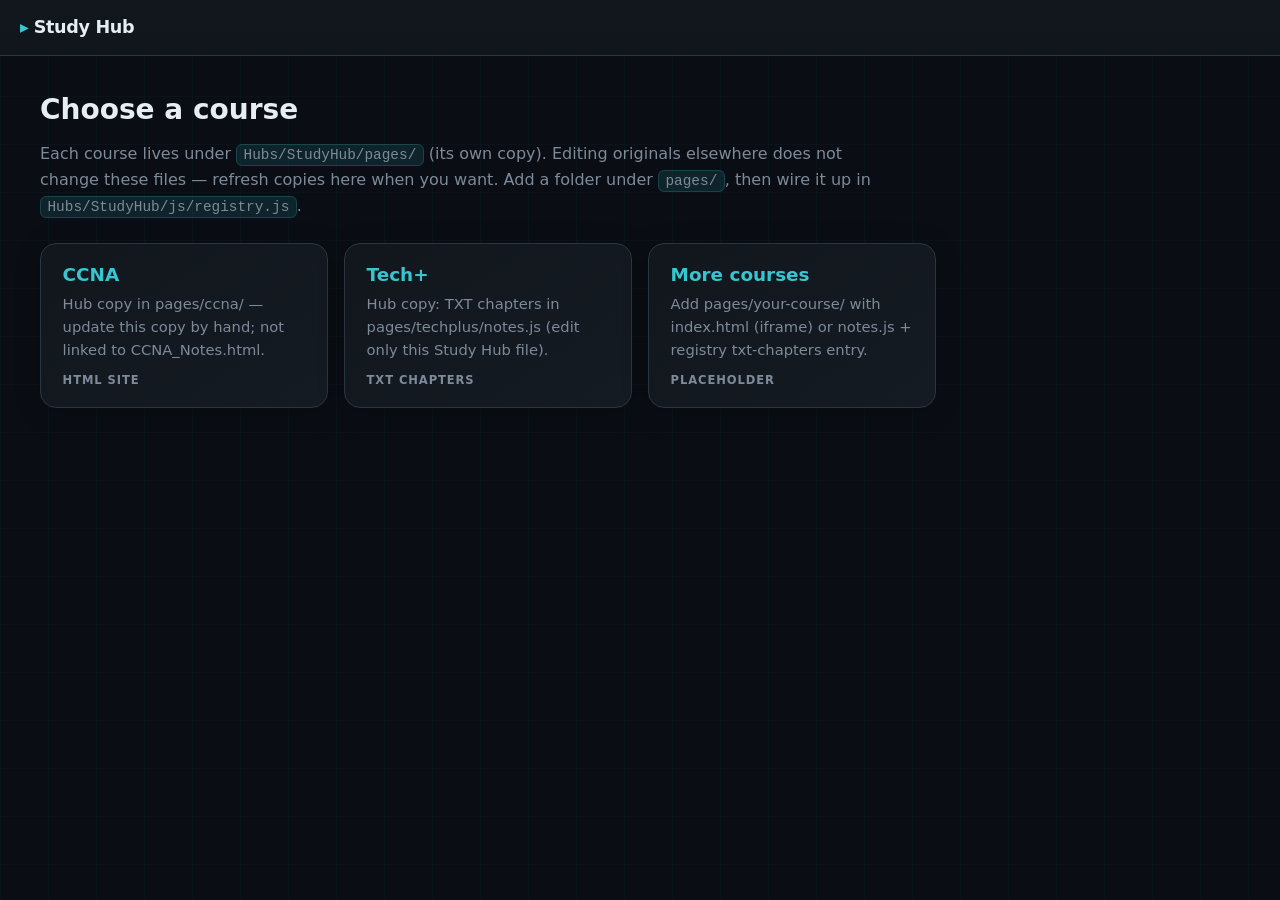
<file: index.html>
<!DOCTYPE html>
<html lang="en">
  <head>
    <meta charset="utf-8" />
    <meta name="viewport" content="width=device-width, initial-scale=1" />
    <title>Study Hub</title>
    <link rel="stylesheet" href="./css/hub.css" />
  </head>
  <body>
    <div id="hub-shell">
      <header class="hub-header">
        <button type="button" id="hub-back" class="hub-back hidden" aria-label="All courses">
          All courses
        </button>
        <span class="hub-title">Study Hub</span>
        <span id="hub-current" class="hub-current hidden" aria-live="polite"></span>
      </header>

      <div id="landing" class="landing">
        <h1>Choose a course</h1>
        <p>
          Each course lives under <code>Hubs/StudyHub/pages/</code> (its own copy). Editing originals
          elsewhere does not change these files — refresh copies here when you want. Add a folder under
          <code>pages/</code>, then wire it up in <code>Hubs/StudyHub/js/registry.js</code>.
        </p>
        <div id="course-grid" class="course-grid" role="list"></div>
      </div>

      <div id="workspace" class="workspace hidden">
        <div id="iframe-host" class="iframe-host hidden">
          <iframe id="course-iframe" title="Course notes" src="about:blank"></iframe>
        </div>

        <div id="txt-workspace" class="txt-workspace hidden">
          <div class="main-layout" id="txt-main-layout">
            <aside class="sidebar" data-txt-sidebar>
              <nav class="nav">
                <a href="#" data-chapter="home" class="nav-home active">Home</a>
              </nav>
              <div class="sidebar-title">Chapters</div>
              <nav class="nav" id="txt-chaptersNav" aria-label="Chapters"></nav>
              <div class="sidebar-actions">
                <div class="searchWrap">
                  <label class="sr-only" for="txt-chapterSearch">Filter chapters</label>
                  <input
                    id="txt-chapterSearch"
                    type="search"
                    placeholder="Filter chapters…"
                    autocomplete="off"
                  />
                </div>
              </div>
            </aside>
            <div class="content-wrapper">
              <div class="home-screen active" id="txt-home-screen">
                <div class="home-content">
                  <div class="home-left">
                    <h2>About</h2>
                    <div class="home-intro">
                      <p id="txt-course-blurb">
                        Chapter list appears in the sidebar when notes are loaded.
                      </p>
                      <p class="muted">
                        Edit that course’s file under
                        <code>Hubs/StudyHub/pages/&lt;course&gt;/</code> (e.g.
                        <code>pages/techplus/notes.js</code>).
                      </p>
                    </div>
                  </div>
                  <div class="home-right">
                    <h2 class="toc-title">Table of contents</h2>
                    <div id="txt-tocFallback" class="muted"></div>
                  </div>
                </div>
              </div>
              <main class="content" id="txt-content"></main>
            </div>
          </div>
        </div>

        <div id="placeholder-host" class="placeholder-host hidden">
          <div class="placeholder-card">
            <h2>Coming soon</h2>
            <p id="placeholder-text"></p>
          </div>
        </div>
      </div>
    </div>

    <style>
      .sr-only {
        position: absolute;
        width: 1px;
        height: 1px;
        padding: 0;
        margin: -1px;
        overflow: hidden;
        clip: rect(0, 0, 0, 0);
        white-space: nowrap;
        border: 0;
      }
    </style>

    <script src="./js/registry.js"></script>
    <script src="./pages/techplus/notes.js"></script>
    <script src="./js/txt-viewer.js"></script>
    <script src="./js/hub.js"></script>
  </body>
</html>
</file>
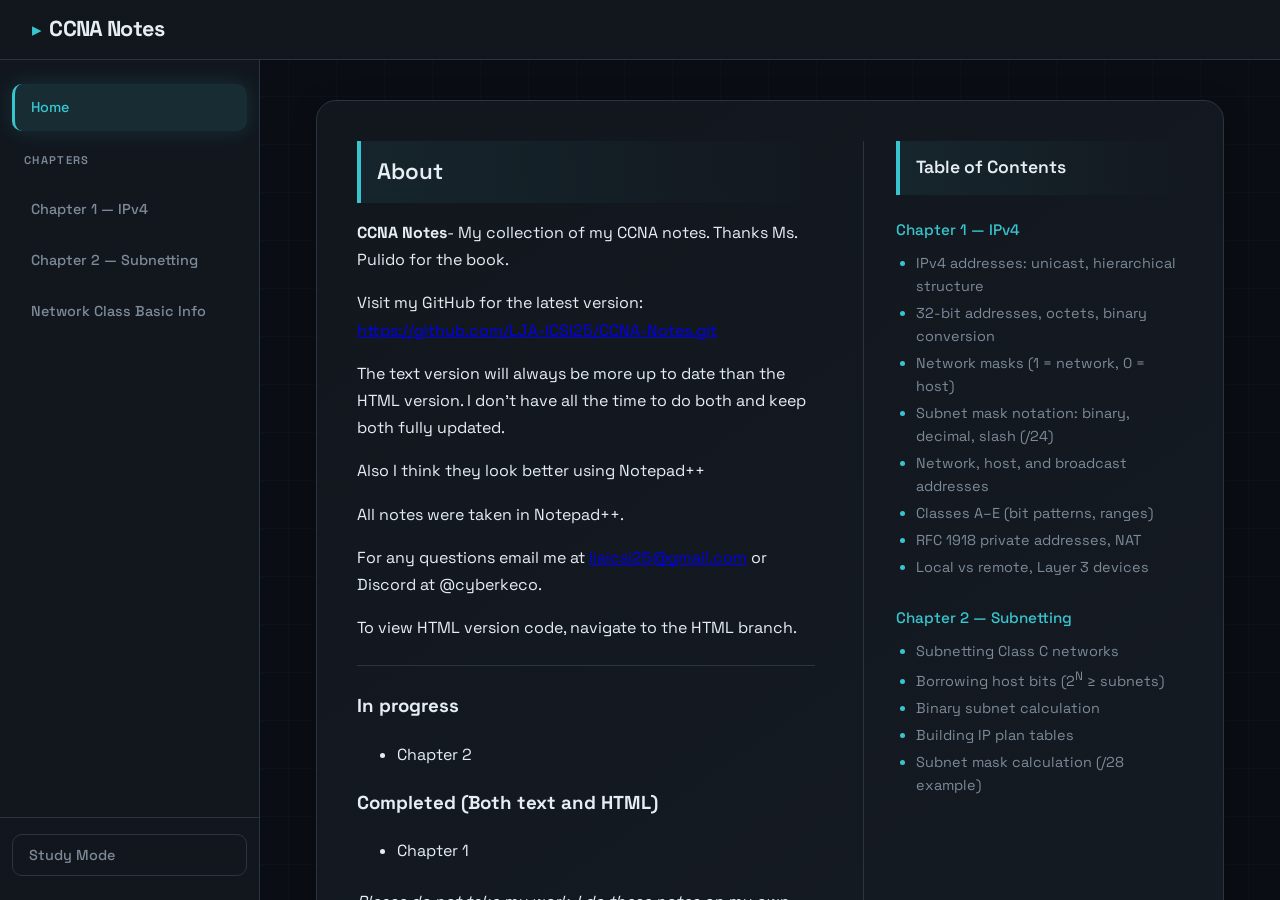
<file: pages/ccna/index.html>
<!--Note to self, change summary from popup to tab under chapter in sidebar-->
<!-- Study Hub: independent snapshot under pages/ccna/ — changing CCNA_Notes.html elsewhere does not update this file. -->
<!DOCTYPE html>
<html lang="en">
<head>
    <meta charset="UTF-8">
    <meta name="viewport" content="width=device-width, initial-scale=1.0">
    <title>CCNA Study Notes</title>
    <link rel="preconnect" href="https://fonts.googleapis.com">
    <link rel="preconnect" href="https://fonts.gstatic.com" crossorigin>
    <link href="https://fonts.googleapis.com/css2?family=JetBrains+Mono:wght@400;500&family=Space+Grotesk:wght@400;500;600;700&display=swap" rel="stylesheet">
    <style>
        :root {
            --bg-dark: #0a0e14;
            --bg-card: #12171e;
            --bg-elevated: #1a2129;
            --accent: #39c5cf;
            --accent-blue: #58a6ff;
            --accent-orange: #ff9f43;
            --accent-purple: #a371f7;
            --accent-green: #3dd68c;
            --text: #e6edf3;
            --text-muted: #7d8a99;
            --text-soft: #b1bac4;
            --border: #2a3542;
            --border-subtle: rgba(255, 255, 255, 0.06);
            --glow: rgba(57, 197, 207, 0.15);
        }

        * {
            box-sizing: border-box;
        }

        html {
            scroll-behavior: smooth;
        }

        body {
            font-family: 'Space Grotesk', -apple-system, BlinkMacSystemFont, 'Segoe UI', sans-serif;
            font-size: 17px;
            line-height: 1.7;
            margin: 0;
            min-height: 100vh;
            height: 100vh;
            background: var(--bg-dark);
            color: var(--text);
            -webkit-font-smoothing: antialiased;
            position: relative;
            overflow: hidden;
        }

        /* Subtle grid/network background */
        body::before {
            content: '';
            position: fixed;
            inset: 0;
            background-image:
                linear-gradient(rgba(57, 197, 207, 0.03) 1px, transparent 1px),
                linear-gradient(90deg, rgba(57, 197, 207, 0.03) 1px, transparent 1px);
            background-size: 48px 48px;
            pointer-events: none;
            z-index: 0;
        }

        /* Top header bar */
        .header {
            height: 60px;
            background: linear-gradient(180deg, var(--bg-card) 0%, rgba(18, 23, 30, 0.95) 100%);
            border-bottom: 1px solid var(--border);
            display: flex;
            align-items: center;
            justify-content: space-between;
            padding: 0 2rem;
            position: relative;
            z-index: 10;
            backdrop-filter: blur(12px);
        }

        .brand {
            font-size: 1.35rem;
            font-weight: 700;
            color: var(--text);
            text-decoration: none;
            letter-spacing: -0.03em;
            display: flex;
            align-items: center;
            gap: 0.5rem;
            transition: color 0.2s, transform 0.2s;
        }

        .brand::before {
            content: '▸';
            color: var(--accent);
            font-weight: 400;
            font-size: 0.9em;
        }

        .brand:hover {
            color: var(--accent);
            transform: translateX(2px);
        }

        .header-left {
            display: flex;
            align-items: center;
            gap: 1.25rem;
        }

        .header-view-chapters {
            font-size: 0.85rem;
            font-weight: 500;
            color: var(--accent);
            text-decoration: none;
            padding: 0.35rem 0.75rem;
            border-radius: 8px;
            border: 1px solid rgba(57, 197, 207, 0.3);
            transition: background 0.2s;
        }

        .header-view-chapters:hover {
            background: rgba(57, 197, 207, 0.1);
        }

        .header-view-chapters.hidden {
            display: none;
        }

        .header-badge {
            font-size: 0.7rem;
            font-weight: 600;
            text-transform: uppercase;
            letter-spacing: 0.1em;
            color: var(--accent);
            background: rgba(57, 197, 207, 0.12);
            padding: 0.35rem 0.75rem;
            border-radius: 20px;
            border: 1px solid rgba(57, 197, 207, 0.25);
            cursor: pointer;
            transition: background 0.2s, color 0.2s, transform 0.2s;
            font-family: inherit;
        }

        .header-badge:hover {
            background: rgba(57, 197, 207, 0.2);
            transform: scale(1.02);
        }

        .header-badge:focus {
            outline: none;
            box-shadow: 0 0 0 1px var(--accent);
        }

        .sidebar-actions {
            margin-top: auto;
            padding: 1rem 0.75rem 0;
            border-top: 1px solid var(--border);
            display: flex;
            flex-direction: column;
            gap: 0.5rem;
        }

        .sidebar-actions button {
            font-size: 0.9rem;
            font-weight: 500;
            color: var(--text-muted);
            background: transparent;
            border: 1px solid var(--border);
            border-radius: 10px;
            padding: 0.7rem 1rem;
            cursor: pointer;
            font-family: inherit;
            text-align: left;
            transition: all 0.2s ease;
        }

        .sidebar-actions button:hover {
            color: var(--text);
            background: rgba(57, 197, 207, 0.06);
            border-color: rgba(57, 197, 207, 0.3);
        }

        .sidebar-actions button.sidebar-summary {
            display: none;
        }

        .sidebar-actions button.sidebar-summary.visible {
            display: block;
        }

        /* Main layout: sidebar + content (always visible) */
        .main-layout {
            display: flex;
            height: calc(100vh - 60px);
            position: relative;
            z-index: 1;
            overflow: hidden;
        }

        .sidebar {
            width: 260px;
            flex-shrink: 0;
            background: linear-gradient(180deg, var(--bg-card) 0%, rgba(18, 23, 30, 0.98) 100%);
            border-right: 1px solid var(--border);
            padding: 1.5rem 0;
            display: flex;
            flex-direction: column;
            overflow-y: auto;
        }

        .sidebar-title {
            font-size: 0.7rem;
            font-weight: 600;
            text-transform: uppercase;
            letter-spacing: 0.12em;
            color: var(--text-muted);
            padding: 0 1.5rem;
            margin-top: 1.25rem;
            margin-bottom: 1rem;
        }

        .nav {
            display: flex;
            flex-direction: column;
            gap: 0.25rem;
            padding: 0 0.75rem;
        }

        .nav a {
            padding: 0.7rem 1rem;
            color: var(--text-muted);
            text-decoration: none;
            font-size: 0.9rem;
            font-weight: 500;
            transition: all 0.2s ease;
            border-radius: 10px;
            border-left: 3px solid transparent;
        }

        .nav a:hover {
            color: var(--text);
            background: rgba(57, 197, 207, 0.06);
            transform: translateX(4px);
        }

        .nav a.active {
            color: var(--accent);
            background: rgba(57, 197, 207, 0.12);
            border-left-color: var(--accent);
            box-shadow: 0 0 20px var(--glow);
        }

        /* Content area - scrolls independently */
        .content-wrapper {
            flex: 1;
            min-width: 0;
            display: flex;
            flex-direction: column;
            overflow: hidden;
        }

        .content {
            flex: 1;
            padding: 2.5rem 3.5rem 5rem;
            min-width: 0;
            overflow-y: auto;
            overflow-x: hidden;
            display: none;
        }

        .content.visible {
            display: block;
        }

        .chapter {
            display: none;
        }

        .chapter.active {
            display: block;
            animation: fadeIn 0.25s ease;
        }

        @keyframes fadeIn {
            from { opacity: 0; transform: translateY(8px); }
            to { opacity: 1; transform: translateY(0); }
        }

        @keyframes subtlePulse {
            0%, 100% { opacity: 0.5; }
            50% { opacity: 0.8; }
        }

        /* Chapter content */
        .chapter-content {
            background: linear-gradient(145deg, var(--bg-card) 0%, rgba(22, 28, 36, 0.95) 100%);
            border: 1px solid var(--border);
            border-radius: 20px;
            padding: 2.5rem;
            line-height: 1.7;
            box-shadow: 0 4px 24px rgba(0, 0, 0, 0.3);
        }

        .chapter-content h2 {
            font-size: 1.4rem;
            font-weight: 600;
            color: var(--text);
            margin: 2.5rem 0 1rem;
            padding: 0.75rem 0;
            padding-left: 1rem;
            border-left: 4px solid var(--accent);
            border-radius: 0 8px 8px 0;
            background: linear-gradient(90deg, rgba(57, 197, 207, 0.08) 0%, transparent 100%);
            letter-spacing: -0.02em;
        }

        .chapter-content h2:first-child {
            margin-top: 0;
        }

        .chapter-content h3 {
            font-size: 1.15rem;
            font-weight: 600;
            color: var(--text-soft);
            margin: 2rem 0 0.75rem;
            display: flex;
            align-items: center;
            gap: 0.5rem;
        }

        .chapter-content h3::before {
            content: '/';
            font-family: 'JetBrains Mono', monospace;
            font-size: 0.85em;
            font-weight: 600;
            color: var(--accent);
        }

        .chapter-content p {
            margin: 1rem 0;
            color: var(--text);
        }

        .chapter-content ul, .chapter-content ol {
            margin: 1rem 0;
            padding-left: 1.75rem;
        }

        .chapter-content ul ul, .chapter-content ol ul {
            margin: 0.4rem 0;
            padding-left: 1.5rem;
        }

        .chapter-content li {
            margin: 0.5rem 0;
        }

        .chapter-content li::marker {
            color: var(--accent);
        }

        .chapter-content .note {
            background: linear-gradient(135deg, rgba(57, 197, 207, 0.1) 0%, rgba(57, 197, 207, 0.04) 100%);
            border: 1px solid rgba(57, 197, 207, 0.3);
            border-left: 4px solid var(--accent);
            padding: 1.25rem 1.5rem;
            margin: 1.5rem 0;
            border-radius: 0 12px 12px 0;
        }

        .chapter-content .note strong {
            color: var(--accent);
        }

        .chapter-content .example {
            background: linear-gradient(135deg, var(--bg-elevated) 0%, rgba(26, 33, 41, 0.8) 100%);
            border: 1px solid var(--border);
            padding: 1.25rem 1.5rem;
            margin: 1.5rem 0;
            border-radius: 12px;
            border-left: 4px solid var(--accent-orange);
        }

        .chapter-content .example strong {
            color: var(--accent-orange);
        }

        .chapter-summary {
            display: none;
            background: linear-gradient(135deg, rgba(163, 113, 247, 0.12) 0%, rgba(163, 113, 247, 0.04) 100%);
            border: 1px solid rgba(163, 113, 247, 0.35);
            border-radius: 12px;
            padding: 1.5rem 1.75rem;
            margin-bottom: 2rem;
        }

        .chapter-summary.visible {
            display: block;
        }

        .chapter-summary h3 {
            margin-top: 0;
            color: var(--accent-purple);
        }

        .chapter-summary h3::before {
            content: '📋 ';
        }

        .chapter-summary h4 {
            font-size: 0.95rem;
            font-weight: 600;
            color: var(--accent-purple);
            margin: 1.25rem 0 0.5rem;
        }

        .chapter-summary h4:first-of-type {
            margin-top: 0;
        }

        .chapter-summary ul {
            margin: 0.5rem 0;
            padding-left: 1.5rem;
        }

        .chapter-summary li {
            margin: 0.35rem 0;
        }

        .chapter-summary p {
            margin: 1rem 0;
        }

        .chapter-summary p:first-of-type {
            margin-top: 0;
        }

        .chapter-content .lessons-learned {
            background: linear-gradient(135deg, rgba(163, 113, 247, 0.12) 0%, rgba(163, 113, 247, 0.04) 100%);
            border: 1px solid rgba(163, 113, 247, 0.35);
            border-radius: 16px;
            padding: 1.75rem 2rem;
            margin: 2.5rem 0 0;
            box-shadow: 0 0 40px rgba(163, 113, 247, 0.08);
        }

        .chapter-content .lessons-learned h2 {
            margin-top: 0;
            border-bottom: none;
            border-left: none;
            background: none;
            color: var(--accent-purple);
            font-size: 1.2rem;
        }

        .chapter-content .lessons-learned h2::before {
            content: '✦ ';
        }

        .chapter-content .lessons-learned ul {
            margin-bottom: 0;
        }

        .chapter-content code {
            font-family: 'JetBrains Mono', Consolas, monospace;
            font-size: 0.9em;
            font-weight: 500;
            letter-spacing: 0.04em;
            background: rgba(57, 197, 207, 0.12);
            color: var(--accent);
            padding: 0.3em 0.6em;
            border-radius: 6px;
            border: 1px solid rgba(57, 197, 207, 0.2);
        }

        .chapter-content table {
            width: 100%;
            border-collapse: collapse;
            margin: 1.5rem 0;
            font-size: 0.95rem;
            border-radius: 12px;
            overflow: hidden;
            border: 1px solid var(--border);
            box-shadow: 0 2px 12px rgba(0, 0, 0, 0.2);
        }

        .chapter-content th,
        .chapter-content td {
            padding: 0.85rem 1.15rem;
            text-align: left;
            border-bottom: 1px solid var(--border);
            border-right: 1px solid var(--border);
        }

        .chapter-content th:last-child,
        .chapter-content td:last-child {
            border-right: none;
        }

        .chapter-content tr:last-child td {
            border-bottom: none;
        }

        .chapter-content tr:nth-child(even) {
            background: rgba(255, 255, 255, 0.02);
        }

        .chapter-content tr:hover {
            background: rgba(57, 197, 207, 0.06);
        }

        .chapter-content th {
            background: linear-gradient(180deg, var(--bg-elevated) 0%, rgba(26, 33, 41, 0.9) 100%);
            color: var(--accent);
            font-weight: 600;
            font-size: 0.85rem;
            text-transform: uppercase;
            letter-spacing: 0.06em;
        }

        .chapter-content td code {
            font-size: 0.88em;
            letter-spacing: 0.04em;
        }

        .chapter-content td {
            word-break: break-word;
        }

        .chapter-content sup {
            font-size: 0.75em;
            opacity: 0.9;
        }

        /* Chapter empty state */
        .chapter-empty {
            text-align: center;
            padding: 5rem 2rem;
            color: var(--text-muted);
            font-size: 1rem;
        }

        .chapter-empty::before {
            content: '📝';
            display: block;
            font-size: 3.5rem;
            margin-bottom: 1rem;
            opacity: 0.6;
        }

        /* Key concept highlight */
        .chapter-content .key-concept {
            background: linear-gradient(135deg, rgba(61, 214, 140, 0.1) 0%, rgba(61, 214, 140, 0.04) 100%);
            border: 1px solid rgba(61, 214, 140, 0.3);
            border-radius: 12px;
            padding: 1.25rem 1.5rem;
            margin: 1.5rem 0;
            border-left: 4px solid var(--accent-green);
        }

        .chapter-content .key-concept strong {
            color: var(--accent-green);
        }

        /* Home screen - inside content wrapper */
        .home-screen {
            display: none;
            flex: 1;
            padding: 2.5rem 3.5rem 5rem;
            min-width: 0;
            overflow-y: auto;
            overflow-x: hidden;
        }

        .home-screen.active {
            display: block;
        }

        .home-content {
            display: flex;
            gap: 3rem;
            background: linear-gradient(145deg, var(--bg-card) 0%, rgba(22, 28, 36, 0.95) 100%);
            border: 1px solid var(--border);
            border-radius: 20px;
            padding: 2.5rem;
            line-height: 1.7;
            box-shadow: 0 4px 24px rgba(0, 0, 0, 0.3);
        }

        .home-left {
            flex: 1;
            min-width: 0;
        }

        .home-right {
            width: 320px;
            flex-shrink: 0;
            border-left: 1px solid var(--border);
            padding-left: 2rem;
        }

        .home-screen h2 {
            font-size: 1.4rem;
            font-weight: 600;
            color: var(--text);
            margin: 0 0 1rem;
            padding: 0.75rem 0;
            padding-left: 1rem;
            border-left: 4px solid var(--accent);
            border-radius: 0 8px 8px 0;
            background: linear-gradient(90deg, rgba(57, 197, 207, 0.08) 0%, transparent 100%);
        }

        .home-screen .home-intro {
            color: var(--text);
            font-size: 1rem;
            line-height: 1.7;
        }

        .home-screen .home-intro p {
            margin: 0 0 1rem;
        }

        .home-screen .toc-title {
            font-size: 1.1rem;
            font-weight: 600;
            color: var(--text);
            margin: 0 0 1.25rem;
        }

        .home-screen .toc-chapter {
            margin-bottom: 1.5rem;
        }

        .home-screen .toc-chapter a {
            color: var(--accent);
            text-decoration: none;
            font-weight: 500;
            font-size: 0.95rem;
        }

        .home-screen .toc-chapter a:hover {
            text-decoration: underline;
        }

        .home-screen .toc-chapter ul {
            margin: 0.5rem 0 0 1.25rem;
            padding: 0;
            color: var(--text-muted);
            font-size: 0.9rem;
            line-height: 1.6;
        }

        .home-screen .toc-chapter ul li::marker {
            color: var(--accent);
        }

        .home-screen .toc-chapter li {
            margin: 0.25rem 0;
        }

        /* Summary screen (separate view) */
        .summary-screen {
            display: none;
            flex: 1;
            padding: 2.5rem 3.5rem 5rem;
            min-width: 0;
            overflow-y: auto;
            overflow-x: hidden;
        }

        .summary-screen.active {
            display: block;
        }

        .summary-content {
            background: linear-gradient(145deg, var(--bg-card) 0%, rgba(22, 28, 36, 0.95) 100%);
            border: 1px solid var(--border);
            border-radius: 20px;
            padding: 2.5rem;
            line-height: 1.7;
            box-shadow: 0 4px 24px rgba(0, 0, 0, 0.3);
        }

        .summary-title {
            font-size: 1.4rem;
            font-weight: 600;
            color: var(--text);
            margin: 0 0 1.5rem;
            padding: 0.75rem 0;
            padding-left: 1rem;
            border-left: 4px solid var(--accent-purple);
            border-radius: 0 8px 8px 0;
            background: linear-gradient(90deg, rgba(163, 113, 247, 0.18) 0%, transparent 100%);
        }

        /* Right-click context menu for chapters */
        .chapter-context-menu {
            position: fixed;
            z-index: 100;
            background: var(--bg-card);
            border: 1px solid var(--border);
            border-radius: 8px;
            padding: 0.35rem 0;
            box-shadow: 0 12px 30px rgba(0, 0, 0, 0.55);
            min-width: 160px;
            display: none;
        }

        .chapter-context-menu button {
            width: 100%;
            padding: 0.5rem 0.9rem;
            background: transparent;
            border: none;
            color: var(--text-soft);
            font-size: 0.9rem;
            font-family: inherit;
            text-align: left;
            cursor: pointer;
        }

        .chapter-context-menu button:hover {
            background: rgba(57, 197, 207, 0.12);
            color: var(--text);
        }

        /* Embedded inside Study Hub (iframe) — hide duplicate top bar */
        html.studyhub-embed .header {
            display: none !important;
        }
        html.studyhub-embed .main-layout {
            height: 100vh !important;
        }
        html.studyhub-embed body {
            height: 100vh;
        }

    </style>
</head>
<body>
    <script>
        try {
            if (new URLSearchParams(location.search).get("embed") === "1") {
                document.documentElement.classList.add("studyhub-embed");
            }
        } catch (e) { /* ignore */ }
    </script>
    <header class="header">
        <div class="header-left">
            <a href="#" id="brand-home" class="brand">CCNA Notes</a>
        </div>
    </header>

    <div class="main-layout" id="main-layout">
        <aside class="sidebar">
            <nav class="nav">
                <a href="#" data-chapter="home" class="nav-home active">Home</a>
            </nav>
            <div class="sidebar-title">Chapters</div>
            <nav class="nav">
                <a href="#" data-chapter="chapter-1">Chapter 1 — IPv4</a>
                <a href="#" data-chapter="chapter-2">Chapter 2 — Subnetting</a>
                <a herf="#" data-chapter="Network-Class-Basic-Info">Network Class Basic Info</a>
            </nav>
            <div class="sidebar-actions">
                <button type="button" id="study-mode-btn">Study Mode</button>
            </div>
        </aside>

        <div class="content-wrapper">
    <div class="home-screen active" id="home-screen">
        <div class="home-content">
            <div class="home-left">
                <h2>About</h2>
                <div class="home-intro">
                    <p><strong>CCNA Notes</strong>- My collection of my CCNA notes. Thanks Ms. Pulido for the book.</p>
                    <p>Visit my GitHub for the latest version: <a href="https://github.com/LJA-ICSI25/CCNA-Notes.git" target="_blank" rel="noopener">https://github.com/LJA-ICSI25/CCNA-Notes.git</a></p>
                    <p>The text version will always be more up to date than the HTML version. I don't have all the time to do both and keep both fully updated.</p>
                    <p>Also I think they look better using Notepad++</p>
                    <p>All notes were taken in Notepad++.</p>
                    <p>For any questions email me at <a href="mailto:ljaicsi25@gmail.com">ljaicsi25@gmail.com</a> or Discord at @cyberkeco.</p>
                    <p>To view HTML version code, navigate to the HTML branch.</p>
                    <hr style="margin: 1.5rem 0; border: none; border-top: 1px solid var(--border);">
                    <h3 style="margin-top: 1.5rem;">In progress</h3>
                    <ul><li>Chapter 2</li></ul>
                    <h3>Completed (Both text and HTML)</h3>
                    <ul><li>Chapter 1</li></ul>
                    <p style="margin-top: 1.5rem;"><em>Please do not take my work. I do these notes on my own time. Feel free to study but do not claim as your own without permission.</em></p>
                </div>
            </div>
            <div class="home-right">
                <h2 class="toc-title">Table of Contents</h2>
                <div class="toc-chapter">
                    <a href="#" data-chapter="chapter-1" class="toc-link">Chapter 1 — IPv4</a>
                    <ul>
                        <li>IPv4 addresses: unicast, hierarchical structure</li>
                        <li>32-bit addresses, octets, binary conversion</li>
                        <li>Network masks (1 = network, 0 = host)</li>
                        <li>Subnet mask notation: binary, decimal, slash (/24)</li>
                        <li>Network, host, and broadcast addresses</li>
                        <li>Classes A–E (bit patterns, ranges)</li>
                        <li>RFC 1918 private addresses, NAT</li>
                        <li>Local vs remote, Layer 3 devices</li>
                    </ul>
                </div>
                <div class="toc-chapter">
                    <a href="#" data-chapter="chapter-2" class="toc-link">Chapter 2 — Subnetting</a>
                    <ul>
                        <li>Subnetting Class C networks</li>
                        <li>Borrowing host bits (2<sup>N</sup> ≥ subnets)</li>
                        <li>Binary subnet calculation</li>
                        <li>Building IP plan tables</li>
                        <li>Subnet mask calculation (/28 example)</li>
                    </ul>
                </div>
            </div>
        </div>
    </div>

    <div class="summary-screen" id="summary-screen">
        <div class="summary-content">
            <h2 class="summary-title" id="summary-title">Chapter Summary</h2>
            <div id="summary-body"></div>
        </div>
    </div>

        <main class="content">
        <section id="chapter-1" class="chapter">
            <div class="chapter-content">
                <div class="chapter-summary" id="chapter-1-summary">
                    <h3>Chapter 1 — IPv4 Summary</h3>
                    <h4>Purpose & structure</h4>
                    <p>IPv4 enables unicast communication (one device to one) and is hierarchical—unlike flat MAC addresses, it reveals the network and the unique host. With a subnet mask, it identifies both.</p>
                    <h4>Format</h4>
                    <ul>
                        <li>32-bit address in 4 octets (e.g. <code>192.168.1.1</code>)</li>
                        <li>Binary: bits double left to right — 1, 2, 4, 8, 16, 32, 64, 128 per octet</li>
                        <li><code>11111111</code> = 255</li>
                    </ul>
                    <h4>Network mask</h4>
                    <ul>
                        <li>1 = network bit, 0 = host bit</li>
                        <li>Same info three ways: binary, decimal (<code>255.255.255.0</code>), slash (<code>/24</code>)</li>
                    </ul>
                    <h4>Critical rule</h4>
                    <ul>
                        <li>Host all 0s → network address</li>
                        <li>Host any mix → valid host</li>
                        <li>Host all 1s → broadcast</li>
                    </ul>
                    <p><code>192.168.1.1/24</code>: network <code>192.168.1.0</code>, hosts <code>.1</code>–<code>.254</code>, broadcast <code>192.168.1.255</code>. 254 usable hosts (2<sup>8</sup> − 2).</p>
                    <h4>Classes A–E</h4>
                    <ul>
                        <li>A: <code>0xxxxxxx</code>, 0–127, 10.0.0.0/8 private</li>
                        <li>B: <code>10xxxxxx</code>, 128–191, 172.16.0.0/12 private</li>
                        <li>C: <code>110xxxxx</code>, 192–223, 192.168.0.0/16 private</li>
                        <li>D: 224–239 (multicast), E: 240–255 (reserved)</li>
                        <li>Hosts: A = 2<sup>24</sup>−2, B = 2<sup>16</sup>−2, C = 254</li>
                    </ul>
                    <h4>RFC 1918 & NAT</h4>
                    <p>Private addresses are internal only; need NAT for public access.</p>
                    <h4>Local vs remote</h4>
                    <p>Same network = local (direct). Different networks = remote (requires router or L3 switch).</p>
                </div>
                <h2>What are IPv4 addresses used for?</h2>
                <ul>
                    <li>Created to allow one specific digital device to communicate directly with another specific digital device
                        <ul><li>This is called <strong>unicast communication</strong></li></ul>
                    </li>
                    <li>Needs to allow for one device to access multiple devices</li>
                </ul>

                <p>An IPv4 address is known as a <strong>hierarchical address</strong> because it can be divided into multiple smaller domains.</p>
                <p>An IPv4 address in conjunction with a subnet gives you two pieces of information:</p>
                <ul>
                    <li>The network in which the device is located</li>
                    <li>The unique identifier of the device</li>
                </ul>
                <div class="note">
                    <strong>Note:</strong> Different from a MAC address—a MAC address is a flat address. It does not give information about the network it's connected to.
                </div>

                <h2>What does an IPv4 address look like?</h2>
                <ul>
                    <li>The computer sees a <strong>32-bit number</strong></li>
                    <li>For us they are broken up into 4 groups of 8 bits called bytes or octets, separated by periods</li>
                    <li>For example:
                        <ul>
                            <li><code>11000000.10101000.00000001.00000001</code></li>
                            <li>This would result in <code>192.168.1.1</code></li>
                        </ul>
                    </li>
                </ul>

                <h3>More about binary (the type of language this is)</h3>
                <ul>
                    <li>You start with <code>00000000</code></li>
                    <li>The first bit stands for 1, second for 2, third for 4, fourth for 8, fifth for 16, sixth for 32, seventh for 64, eighth for 128</li>
                    <li>This is assuming an 8-bit number; the pattern continues (keep doubling)</li>
                </ul>
                <div class="example">
                    <strong>Examples:</strong> <code>00011111</code> = 31, <code>11111111</code> = 255. Practice: <code>11010011</code> = 227
                </div>

                <p>IPv4 needs some way to differentiate the network portion from the host portion. All IPv4 addresses have a <strong>network mask</strong> (subnet mask).</p>
                <p>A network mask is 32 bits that define what portion represents the network and which portion is the host.</p>

                <h2>Rules for network masks</h2>
                <ul>
                    <li>A <strong>1</strong> in the mask defines a network bit</li>
                    <li>A <strong>0</strong> in the mask defines a host bit</li>
                </ul>

                <h2>3 ways to denote a subnet mask</h2>
                <ol>
                    <li><strong>Binary:</strong> <code>11111111.11111111.11111111.00000000</code></li>
                    <li><strong>Decimal:</strong> <code>255.255.255.0</code></li>
                    <li><strong>Slash notation:</strong> <code>/24</code></li>
                </ol>

                <p>All tell us the first 24 bits are 1 and the last 8 are 0. The first 24 bits are the network portion; the last 8 define the host.</p>

                <div class="example">
                    <strong>Example:</strong> <code>192.168.1.1</code> + <code>255.255.255.0</code> → <code>192.168.1.1/24</code>
                </div>

                <div class="key-concept">
                    <strong>Key rule:</strong> In an IP address, host portion <strong>all 0s</strong> = network itself; <strong>combination</strong> = specific device; <strong>all 1s</strong> = broadcast address.
                </div>

                <div class="example">
                    <strong><code>192.168.1.1/24</code>:</strong> Network = <code>192.168.1.0</code>, Hosts = <code>192.168.1.1</code>–<code>192.168.1.254</code>, Broadcast = <code>192.168.1.255</code>
                </div>

                <h2>Classes of IPv4 Addresses</h2>
                <p>5 classes by size. Broken down by <strong>leading bit pattern</strong> of the first octet.</p>
                <div class="note">
                    <strong>Note:</strong> Largely replaced by CIDR, but still important to know.
                </div>

                <table>
                    <tr><th>Class</th><th>Pattern</th><th>Range</th><th>Notes</th></tr>
                    <tr><td>A</td><td><code>0xxxxxxx</code></td><td>0–127</td><td>10.0.0.0/8 private; 127 loopback</td></tr>
                    <tr><td>B</td><td><code>10xxxxxx</code></td><td>128–191</td><td>172.16.0.0/12 private</td></tr>
                    <tr><td>C</td><td><code>110xxxxx</code></td><td>192–223</td><td>192.168.0.0/16 private</td></tr>
                    <tr><td>D</td><td><code>1110xxxx</code></td><td>224–239</td><td>Multicast only</td></tr>
                    <tr><td>E</td><td><code>1111xxxx</code></td><td>240–255</td><td>Reserved</td></tr>
                </table>

                <h2>Network vs. Node (Host) Bits</h2>
                <p>Within classes A–C: network (N) vs node/host (H) octets. Class A = /8, B = /16, C = /24.</p>

                <ul>
                    <li><strong>Class A:</strong> 2<sup>24</sup> − 2 = 16,777,214 hosts/network</li>
                    <li><strong>Class B:</strong> 2<sup>16</sup> − 2 = 65,534 hosts/network</li>
                    <li><strong>Class C:</strong> 2<sup>8</sup> − 2 = 254 hosts/network</li>
                </ul>

                <p><strong>Conclusions:</strong> 126 Class A networks • 16,384 Class B • 2,097,152 Class C</p>

                <div class="note">
                    <strong>Example:</strong> <code>192.168.1.1/24</code> is a Class C network.
                </div>

                <h2>RFC (private) 1918 Addresses</h2>
                <ul>
                    <li>Created to help slow the depletion of IPv4 addresses</li>
                    <li>Addresses that are part of RFC are to be used for internal networks only. They are allowed within the network but not allowed to the public.</li>
                    <li>Must go through a Network Address Translation (NAT) to be used for public use.</li>
                </ul>

                <h2>Local vs. Remote Addresses</h2>
                <ul>
                    <li>Addresses within the same network and can communicate are considered Local to each other</li>
                    <li>Addresses in two different networks that can communicate are considered remote to each other</li>
                    <li>Local devices can only communicate directly with each other</li>
                    <li>Remote devices require a Layer 3 device (such as a router or layer 3 switch)</li>
                </ul>

                <!-- Note to self: did not include Classless Addressing. Will add later -->
                <div class="lessons-learned">
                    <h2>Lessons Learned</h2>
                    <ul>
                        <li><code>192.168.1.1/24</code> tells us:
                            <ul>
                                <li>The network portion is 192.168.1
                                    <ul><li>This is shown as <code>192.168.1.0/24</code></li></ul>
                                </li>
                                <li>The host portion of this address is .1</li>
                                <li>There are 254 valid hosts on this network
                                    <ul><li>This is the first valid host</li></ul>
                                </li>
                                <li>The broadcast address is <code>192.168.1.255/24</code></li>
                                <li>This is a Class C network</li>
                            </ul>
                        </li>
                    </ul>
                </div>
            </div>
        </section>

        <section id="chapter-2" class="chapter">
            <div class="chapter-content">
                <div class="chapter-summary" id="chapter-2-summary">
                    <h3>Chapter 2 — Subnetting Summary</h3>
                    <h4>Goal</h4>
                    <p>Split a Class C network (e.g. <code>192.168.100.0/24</code>) into smaller subnets. Borrow only from host bits (4th octet); network bits stay fixed.</p>
                    <h4>Step 1 — Bits to borrow</h4>
                    <ul>
                        <li>2<sup>N</sup> ≥ subnets needed</li>
                        <li>Nine subnets → 2<sup>4</sup> = 16 ≥ 9, so borrow 4 bits</li>
                        <li>8 H bits become <code>SSSSHHHH</code> (4 subnet, 4 host)</li>
                        <li>Each subnet: 2<sup>4</sup>−2 = 14 hosts</li>
                    </ul>
                    <h4>Step 2 — Binary pattern</h4>
                    <ul>
                        <li>Subnet number = all 0s in host portion; broadcast = all 1s</li>
                        <li>First subnet: 0–15; second: 16–31; increment by 16</li>
                    </ul>
                    <h4>Step 3 — IP plan table</h4>
                    <ul>
                        <li>Count by 16: Subnet 1 = .0, hosts .1–.14, broadcast .15</li>
                        <li>Subnet 2 = .16, hosts .17–.30, broadcast .31</li>
                        <li>Continue: .32, .48, .64 … up to .240</li>
                    </ul>
                    <h4>New subnet mask</h4>
                    <p>Original /24 → <code>255.255.255.0</code>. Borrow 4 bits → /28 = <code>255.255.255.240</code>.</p>
                    <h4>Quick checks</h4>
                    <p>Network = even; first host = odd; last host = even; broadcast = odd. 16 subnets total.</p>
                </div>
                <h2>How to Subnet IPv4 Addresses</h2>

                <h3>Subnetting a Class C network</h3>
                <p>Say you have a network address of <code>192.168.100.0/24</code> and you need nine subnets. You can only use H bits, not N bits. So you can ignore the <code>192.168.100</code> part.</p>
                <p>Remember for Class C networks that it's like such:</p>
                <table>
                    <tr><th>Octet 1</th><th>Octet 2</th><th>Octet 3</th><th>Octet 4</th></tr>
                    <tr><td><code>NNNNNNNN</code></td><td><code>NNNNNNNN</code></td><td><code>NNNNNNNN</code></td><td><code>HHHHHHHH</code></td></tr>
                </table>
                <p>You will need to borrow some host bits and turn them into network bits (or subnet bits—shown as S below).</p>

                <h3>Step 1: How many H bits to borrow</h3>
                <p>2<sup>N</sup> ≥ 9 → N = 4, so borrow <strong>4 H bits</strong>.</p>
                <table>
                    <tr><th>Start with 8 H bits</th><th>Borrow 4 bits</th></tr>
                    <tr><td><code>HHHHHHHH</code></td><td><code>SSSSHHHH</code></td></tr>
                </table>

                <h3>Step 2: Determine the first subnet in binary</h3>
                <table>
                    <tr><th>Binary</th><th>Notes</th></tr>
                    <tr><td><code>0000HHHH</code></td><td></td></tr>
                    <tr><td><code>00000000</code></td><td>All 0s in host portion = subnetwork number</td></tr>
                    <tr><td><code>00000001</code></td><td>First valid host number</td></tr>
                    <tr><td><code>00000010</code></td><td>Second valid host number</td></tr>
                    <tr><td><code>00000011</code></td><td>Third valid host number</td></tr>
                    <tr><td>…</td><td>(Pattern continues)</td></tr>
                    <tr><td><code>00001110</code></td><td>Last valid host number</td></tr>
                    <tr><td><code>00001111</code></td><td>All 1s in host portion = broadcast number</td></tr>
                </table>
                <p>Convert binary to decimal for the first subnet:</p>
                <table>
                    <tr><th>Binary</th><th>Decimal</th><th>Notes</th></tr>
                    <tr><td><code>00000000</code></td><td>0</td><td>Subnet number</td></tr>
                    <tr><td><code>00000001</code></td><td>1</td><td>First valid host</td></tr>
                    <tr><td><code>00000010</code></td><td>2</td><td>Second valid host</td></tr>
                    <tr><td><code>00000011</code></td><td>3</td><td>Third valid host</td></tr>
                    <tr><td>…</td><td>…</td><td>(Pattern continues)</td></tr>
                    <tr><td><code>00001110</code></td><td>14</td><td>Last valid host</td></tr>
                    <tr><td><code>00001111</code></td><td>15</td><td>Broadcast number</td></tr>
                </table>

                <h3>Step 3: Determine the second subnet in binary</h3>
                <table>
                    <tr><th>Binary</th><th>Notes</th></tr>
                    <tr><td><code>0001HHHH</code></td><td></td></tr>
                    <tr><td><code>00010000</code></td><td>Subnet number</td></tr>
                    <tr><td><code>00010001</code></td><td>First valid host</td></tr>
                    <tr><td>…</td><td>(Pattern continues)</td></tr>
                    <tr><td><code>00011110</code></td><td>Last valid host</td></tr>
                    <tr><td><code>00011111</code></td><td>Broadcast number</td></tr>
                </table>
                <p>Convert to decimal: subnet = 16, hosts = 17–30, broadcast = 31.</p>

                <h3>Step 4: Build IP plan table</h3>
                <p>Pattern: counting by 16 (the subnet increment).</p>
                <table>
                    <tr><th>Subnet</th><th>Network number</th><th>Range of valid hosts</th><th>Broadcast number</th></tr>
                    <tr><td>1</td><td>0</td><td>1–14</td><td>15</td></tr>
                    <tr><td>2</td><td>16</td><td>17–30</td><td>31</td></tr>
                    <tr><td>3</td><td>32</td><td>33–46</td><td>47</td></tr>
                </table>

                <h3>Full IP plan table (192.168.100.0/24 → /28)</h3>
                <table>
                    <tr><th>Subnet</th><th>Network Address</th><th>Range of valid hosts</th><th>Broadcast Address</th></tr>
                    <tr><td>1 (0000)</td><td>192.168.100.0</td><td>192.168.100.1 – 192.168.100.14</td><td>192.168.100.15</td></tr>
                    <tr><td>2 (0001)</td><td>192.168.100.16</td><td>192.168.100.17 – 192.168.100.30</td><td>192.168.100.31</td></tr>
                    <tr><td>3 (0010)</td><td>192.168.100.32</td><td>192.168.100.33 – 192.168.100.46</td><td>192.168.100.47</td></tr>
                    <tr><td>4 (0011)</td><td>192.168.100.48</td><td>192.168.100.49 – 192.168.100.62</td><td>192.168.100.63</td></tr>
                    <tr><td>5 (0100)</td><td>192.168.100.64</td><td>192.168.100.65 – 192.168.100.78</td><td>192.168.100.79</td></tr>
                    <tr><td>6 (0101)</td><td>192.168.100.80</td><td>192.168.100.81 – 192.168.100.94</td><td>192.168.100.95</td></tr>
                    <tr><td>7 (0110)</td><td>192.168.100.96</td><td>192.168.100.97 – 192.168.100.110</td><td>192.168.100.111</td></tr>
                    <tr><td>8 (0111)</td><td>192.168.100.112</td><td>192.168.100.113 – 192.168.100.126</td><td>192.168.100.127</td></tr>
                    <tr><td>9 (1000)</td><td>192.168.100.128</td><td>192.168.100.129 – 192.168.100.142</td><td>192.168.100.143</td></tr>
                    <tr><td>10 (1001)</td><td>192.168.100.144</td><td>192.168.100.145 – 192.168.100.158</td><td>192.168.100.159</td></tr>
                    <tr><td>11 (1010)</td><td>192.168.100.160</td><td>192.168.100.161 – 192.168.100.174</td><td>192.168.100.175</td></tr>
                    <tr><td>12 (1011)</td><td>192.168.100.176</td><td>192.168.100.177 – 192.168.100.190</td><td>192.168.100.191</td></tr>
                    <tr><td>13 (1100)</td><td>192.168.100.192</td><td>192.168.100.193 – 192.168.100.206</td><td>192.168.100.207</td></tr>
                    <tr><td>14 (1101)</td><td>192.168.100.208</td><td>192.168.100.209 – 192.168.100.222</td><td>192.168.100.223</td></tr>
                    <tr><td>15 (1110)</td><td>192.168.100.224</td><td>192.168.100.225 – 192.168.100.238</td><td>192.168.100.239</td></tr>
                    <tr><td>16 (1111)</td><td>192.168.100.240</td><td>192.168.100.241 – 192.168.100.254</td><td>192.168.100.255</td></tr>
                </table>
                <div class="note">
                    <strong>Quick check:</strong> Network = even; hosts = odd start, even end; broadcast = odd.
                </div>

                <h3>Calculate the subnet mask</h3>
                <table>
                    <tr><th>Mask</th><th>Binary</th><th>Decimal</th></tr>
                    <tr><td>Original</td><td><code>11111111.11111111.11111111.00000000</code></td><td>255.255.255.0</td></tr>
                    <tr><td>New (/28)</td><td><code>11111111.11111111.11111111.11110000</code></td><td>255.255.255.240</td></tr>
                </table>
                <p>We get the new mask from the 4 bits we borrowed.</p>
            </div>
        </section>

        <section id="Network-Class-Basic-Info" class="chapter">
            <div class="chapter-content">
                <div class="chapter-summary" id="Network-Class-Basic-Info-Sum">
                    <h3>Network Class Basics Info Summary</h3>
                    <h4>There is no summary for this chapter. Only the actual content part.</h4>
                </div>
            
            <h2>Network Class Basic Info</h2>
                <h3>Class C Networks</h3>
                <p>Network and Host Bit Configuration</p>
                <table>
                    <tr><th>Octet 1</th><th>Octet 2</th><th>Octet 3</th><th>Octet 4</th></tr>
                    <tr><td>NNNNNNNN</td><td>NNNNNNNN</td><td>NNNNNNNN</td><td>HHHHHHHH</td></tr>
                </table>
                <div class="note">
                    <strong>Quick note:</strong> N stands for Network Bit. H stands for Host bit
                </div>
                <p>Full IP plan table</p>
                <p>For this example I use 192.168.100.x</p>
                <table>
                    <tr><th>Subnet</th><th>Network Address</th><th>Range of valid hosts</th><th>Broadcast Address</th></tr>
                    <tr><td>1 (0000)</td><td>192.168.100.0</td><td>192.168.100.1 – 192.168.100.14</td><td>192.168.100.15</td></tr>
                    <tr><td>2 (0001)</td><td>192.168.100.16</td><td>192.168.100.17 – 192.168.100.30</td><td>192.168.100.31</td></tr>
                    <tr><td>3 (0010)</td><td>192.168.100.32</td><td>192.168.100.33 – 192.168.100.46</td><td>192.168.100.47</td></tr>
                    <tr><td>4 (0011)</td><td>192.168.100.48</td><td>192.168.100.49 – 192.168.100.62</td><td>192.168.100.63</td></tr>
                    <tr><td>5 (0100)</td><td>192.168.100.64</td><td>192.168.100.65 – 192.168.100.78</td><td>192.168.100.79</td></tr>
                    <tr><td>6 (0101)</td><td>192.168.100.80</td><td>192.168.100.81 – 192.168.100.94</td><td>192.168.100.95</td></tr>
                    <tr><td>7 (0110)</td><td>192.168.100.96</td><td>192.168.100.97 – 192.168.100.110</td><td>192.168.100.111</td></tr>
                    <tr><td>8 (0111)</td><td>192.168.100.112</td><td>192.168.100.113 – 192.168.100.126</td><td>192.168.100.127</td></tr>
                    <tr><td>9 (1000)</td><td>192.168.100.128</td><td>192.168.100.129 – 192.168.100.142</td><td>192.168.100.143</td></tr>
                    <tr><td>10 (1001)</td><td>192.168.100.144</td><td>192.168.100.145 – 192.168.100.158</td><td>192.168.100.159</td></tr>
                    <tr><td>11 (1010)</td><td>192.168.100.160</td><td>192.168.100.161 – 192.168.100.174</td><td>192.168.100.175</td></tr>
                    <tr><td>12 (1011)</td><td>192.168.100.176</td><td>192.168.100.177 – 192.168.100.190</td><td>192.168.100.191</td></tr>
                    <tr><td>13 (1100)</td><td>192.168.100.192</td><td>192.168.100.193 – 192.168.100.206</td><td>192.168.100.207</td></tr>
                    <tr><td>14 (1101)</td><td>192.168.100.208</td><td>192.168.100.209 – 192.168.100.222</td><td>192.168.100.223</td></tr>
                    <tr><td>15 (1110)</td><td>192.168.100.224</td><td>192.168.100.225 – 192.168.100.238</td><td>192.168.100.239</td></tr>
                    <tr><td>16 (1111)</td><td>192.168.100.240</td><td>192.168.100.241 – 192.168.100.254</td><td>192.168.100.255</td></tr>
                </table>
            </div>
        </main>
        </div>
    </div>

    <div id="chapter-context-menu" class="chapter-context-menu">
        <button type="button" id="ctx-open-summary">Open Summary</button>
    </div>

    <script>
        const homeScreen = document.getElementById('home-screen');
        const summaryScreen = document.getElementById('summary-screen');
        const summaryTitle = document.getElementById('summary-title');
        const summaryBody = document.getElementById('summary-body');
        const content = document.querySelector('.content');
        const brandHome = document.getElementById('brand-home');

        const chapterSummaries = {
            'chapter-1': document.getElementById('chapter-1-summary'),
            'chapter-2': document.getElementById('chapter-2-summary'),
            'Network-Class-Basic-Info': document.getElementById('Network-Class-Basic-Info-Sum')
        };

        const contextMenu = document.getElementById('chapter-context-menu');
        const contextMenuSummaryBtn = document.getElementById('ctx-open-summary');
        let contextChapterId = null;

        function hideAllMainViews() {
            homeScreen.classList.remove('active');
            summaryScreen.classList.remove('active');
            content.classList.remove('visible');
        }

        function showHome() {
            hideAllMainViews();
            homeScreen.classList.add('active');
            document.querySelectorAll('.nav a').forEach(l => l.classList.remove('active'));
            const homeLink = document.querySelector('.nav a[data-chapter="home"]');
            if (homeLink) homeLink.classList.add('active');
        }

        function showChapter(chapterId) {
            hideAllMainViews();
            content.classList.add('visible');
            document.querySelectorAll('.chapter').forEach(c => c.classList.remove('active'));
            document.querySelectorAll('.nav a').forEach(l => l.classList.remove('active'));
            const el = document.getElementById(chapterId);
            if (el) el.classList.add('active');
            const navLink = document.querySelector(`.nav a[data-chapter="${chapterId}"]`);
            if (navLink) navLink.classList.add('active');
        }

        function showSummary(chapterId) {
            const source = chapterSummaries[chapterId];
            if (!source) return;

            hideAllMainViews();
            summaryScreen.classList.add('active');

            const navLink = document.querySelector(`.nav a[data-chapter="${chapterId}"]`);
            const label = navLink ? navLink.textContent.trim() : 'Chapter Summary';
            summaryTitle.textContent = `${label} — Summary`;

            // Use the inner content of the summary block (without its outer wrapper)
            let html = source.innerHTML || '';
            // Strip the inner h3 title if present so we don't duplicate titles
            html = html.replace(/<h3[^>]*>.*?<\/h3>/i, '');
            summaryBody.innerHTML = html;
        }

        brandHome.addEventListener('click', (e) => {
            e.preventDefault();
            showHome();
        });

        document.querySelectorAll('.toc-link').forEach(a => {
            a.addEventListener('click', (e) => {
                e.preventDefault();
                showChapter(a.dataset.chapter);
            });
        });

        document.querySelectorAll('.nav a').forEach(a => {
            a.addEventListener('click', (e) => {
                e.preventDefault();
                const id = a.dataset.chapter;
                if (id === 'home') {
                    showHome();
                } else {
                    showChapter(id);
                }
            });
        });
        // Right-click context menu for chapters
        document.querySelectorAll('.nav a[data-chapter]').forEach(a => {
            a.addEventListener('contextmenu', (e) => {
                const id = a.dataset.chapter;
                if (!id || id === 'home') return;
                e.preventDefault();
                contextChapterId = id;
                const rect = e.target.getBoundingClientRect();
                contextMenu.style.display = 'block';
                contextMenu.style.left = `${e.clientX}px`;
                contextMenu.style.top = `${e.clientY}px`;
            });
        });

        document.addEventListener('click', () => {
            contextMenu.style.display = 'none';
        });

        contextMenuSummaryBtn.addEventListener('click', (e) => {
            e.stopPropagation();
            contextMenu.style.display = 'none';
            if (!contextChapterId) return;
            showSummary(contextChapterId);
        });

        const studyBtn = document.getElementById('study-mode-btn');
        studyBtn.addEventListener('click', () => {
            if (!document.fullscreenElement) {
                document.documentElement.requestFullscreen();
                studyBtn.textContent = 'Exit Study Mode';
            } else {
                document.exitFullscreen();
                studyBtn.textContent = 'Study Mode';
            }
            studyBtn.blur();
        });
        document.addEventListener('fullscreenchange', () => {
            if (!document.fullscreenElement) studyBtn.textContent = 'Study Mode';
        });

        // Context menu element (added near end of body)
    </script>
</body>
</html>
</file>
<file: css/hub.css>
:root {
  --bg-dark: #0a0e14;
  --bg-card: #12171e;
  --bg-elevated: #1a2129;
  --accent: #39c5cf;
  --accent-orange: #ff9f43;
  --accent-purple: #a371f7;
  --accent-green: #3dd68c;
  --text: #e6edf3;
  --text-soft: #b1bac4;
  --text-muted: #7d8a99;
  --border: #2a3542;
  --border-subtle: rgba(255, 255, 255, 0.06);
  --glow: rgba(57, 197, 207, 0.15);
  --mono: ui-monospace, SFMono-Regular, Menlo, Monaco, Consolas, "Liberation Mono", "Courier New",
    monospace;
  --sans: ui-sans-serif, system-ui, -apple-system, "Segoe UI", Roboto, Arial, "Apple Color Emoji",
    "Segoe UI Emoji";
}

* {
  box-sizing: border-box;
}

html {
  scroll-behavior: smooth;
}

html,
body {
  height: 100%;
  margin: 0;
}

body {
  font-family: var(--sans);
  font-size: 16px;
  line-height: 1.6;
  background: var(--bg-dark);
  color: var(--text);
  overflow: hidden;
}

body::before {
  content: "";
  position: fixed;
  inset: 0;
  background-image: linear-gradient(rgba(57, 197, 207, 0.03) 1px, transparent 1px),
    linear-gradient(90deg, rgba(57, 197, 207, 0.03) 1px, transparent 1px);
  background-size: 48px 48px;
  pointer-events: none;
  z-index: 0;
}

#hub-shell {
  position: relative;
  z-index: 1;
  display: flex;
  flex-direction: column;
  height: 100vh;
}

.hub-header {
  height: 56px;
  flex-shrink: 0;
  display: flex;
  align-items: center;
  gap: 1rem;
  padding: 0 1.25rem;
  background: linear-gradient(180deg, var(--bg-card) 0%, rgba(18, 23, 30, 0.95) 100%);
  border-bottom: 1px solid var(--border);
  backdrop-filter: blur(12px);
}

.hub-back {
  font-size: 0.9rem;
  font-weight: 600;
  color: var(--accent);
  text-decoration: none;
  padding: 0.35rem 0.75rem;
  border-radius: 10px;
  border: 1px solid rgba(57, 197, 207, 0.35);
  background: transparent;
  cursor: pointer;
  font-family: inherit;
}

.hub-back:hover {
  background: rgba(57, 197, 207, 0.1);
}

.hub-back.hidden {
  display: none;
}

.hub-title {
  font-weight: 700;
  font-size: 1.1rem;
  letter-spacing: -0.02em;
}

.hub-title::before {
  content: "▸ ";
  color: var(--accent);
  font-weight: 400;
}

.hub-current {
  font-size: 0.85rem;
  color: var(--text-muted);
  margin-left: auto;
}

.hub-current.hidden {
  display: none;
}

.landing {
  flex: 1;
  overflow-y: auto;
  padding: 2rem 2.5rem 3rem;
}

.landing h1 {
  margin: 0 0 0.5rem;
  font-size: 1.75rem;
}

.landing > p {
  margin: 0 0 1.5rem;
  color: var(--text-muted);
  max-width: 52rem;
}

.landing code {
  font-family: var(--mono);
  font-size: 0.9em;
  background: rgba(57, 197, 207, 0.12);
  padding: 0.15em 0.45em;
  border-radius: 6px;
  border: 1px solid rgba(57, 197, 207, 0.2);
}

.course-grid {
  display: grid;
  grid-template-columns: repeat(auto-fill, minmax(260px, 1fr));
  gap: 1rem;
  max-width: 1200px;
}

.course-card {
  text-align: left;
  padding: 1.25rem 1.35rem;
  border-radius: 16px;
  border: 1px solid var(--border);
  background: linear-gradient(145deg, var(--bg-card) 0%, rgba(22, 28, 36, 0.95) 100%);
  box-shadow: 0 4px 24px rgba(0, 0, 0, 0.25);
  cursor: pointer;
  font-family: inherit;
  color: var(--text);
  transition: border-color 0.15s ease, box-shadow 0.15s ease, transform 0.08s ease;
}

.course-card:hover:not(:disabled) {
  border-color: rgba(57, 197, 207, 0.45);
  box-shadow: 0 0 24px var(--glow);
}

.course-card:active:not(:disabled) {
  transform: translateY(1px);
}

.course-card:disabled {
  opacity: 0.55;
  cursor: not-allowed;
}

.course-card h2 {
  margin: 0 0 0.5rem;
  font-size: 1.15rem;
  color: var(--accent);
}

.course-card p {
  margin: 0;
  font-size: 0.92rem;
  color: var(--text-muted);
  line-height: 1.55;
}

.course-card .badge {
  display: inline-block;
  margin-top: 0.75rem;
  font-size: 0.72rem;
  font-weight: 600;
  text-transform: uppercase;
  letter-spacing: 0.08em;
  color: var(--text-muted);
}

.workspace {
  flex: 1;
  min-height: 0;
  display: flex;
  flex-direction: column;
}

.workspace.hidden {
  display: none;
}

.landing.hidden {
  display: none;
}

.iframe-host {
  flex: 1;
  min-height: 0;
  background: var(--bg-dark);
}

.iframe-host.hidden {
  display: none;
}

.iframe-host iframe {
  display: block;
  width: 100%;
  height: 100%;
  border: 0;
}

.txt-workspace {
  flex: 1;
  min-height: 0;
  display: flex;
  flex-direction: column;
  overflow: hidden;
}

.txt-workspace.hidden {
  display: none;
}

.txt-workspace .main-layout {
  display: flex;
  flex: 1;
  min-height: 0;
  overflow: hidden;
}

.txt-workspace .sidebar {
  width: 280px;
  flex-shrink: 0;
  background: linear-gradient(180deg, var(--bg-card) 0%, rgba(18, 23, 30, 0.98) 100%);
  border-right: 1px solid var(--border);
  padding: 1.5rem 0 1rem;
  display: flex;
  flex-direction: column;
  overflow-y: auto;
}

.txt-workspace .sidebar-title {
  font-size: 0.72rem;
  font-weight: 600;
  text-transform: uppercase;
  letter-spacing: 0.12em;
  color: var(--text-muted);
  padding: 0 1.5rem;
  margin: 1.25rem 0 0.75rem;
}

.txt-workspace .nav {
  display: flex;
  flex-direction: column;
  gap: 0.25rem;
  padding: 0 0.75rem;
}

.txt-workspace .nav a {
  padding: 0.7rem 1rem;
  color: var(--text-muted);
  text-decoration: none;
  font-size: 0.92rem;
  font-weight: 600;
  border-radius: 10px;
  border-left: 3px solid transparent;
  transition: all 0.2s ease;
}

.txt-workspace .nav a:hover {
  color: var(--text);
  background: rgba(57, 197, 207, 0.06);
  transform: translateX(4px);
}

.txt-workspace .nav a.active {
  color: var(--accent);
  background: rgba(57, 197, 207, 0.12);
  border-left-color: var(--accent);
  box-shadow: 0 0 20px var(--glow);
}

.txt-workspace .sidebar-actions {
  margin-top: auto;
  padding: 1rem 0.75rem 0;
  border-top: 1px solid var(--border);
}

.txt-workspace .searchWrap input {
  width: 100%;
  padding: 0.7rem 0.85rem;
  border-radius: 12px;
  border: 1px solid var(--border);
  background: rgba(255, 255, 255, 0.02);
  color: var(--text);
  outline: none;
}

.txt-workspace .searchWrap input:focus {
  border-color: rgba(57, 197, 207, 0.65);
  box-shadow: 0 0 0 4px rgba(57, 197, 207, 0.12);
}

.txt-workspace .content-wrapper {
  flex: 1;
  min-width: 0;
  display: flex;
  flex-direction: column;
  overflow: hidden;
}

.txt-workspace .content {
  flex: 1;
  padding: 2rem 2.5rem 3rem;
  min-width: 0;
  overflow-y: auto;
  overflow-x: hidden;
}

.txt-workspace .home-screen {
  flex: 1;
  padding: 2rem 2.5rem 3rem;
  min-width: 0;
  overflow-y: auto;
  display: none;
}

.txt-workspace .home-screen.active {
  display: block;
}

.txt-workspace .home-content {
  display: flex;
  gap: 2rem;
  background: linear-gradient(145deg, var(--bg-card) 0%, rgba(22, 28, 36, 0.95) 100%);
  border: 1px solid var(--border);
  border-radius: 20px;
  padding: 2rem;
  box-shadow: 0 4px 24px rgba(0, 0, 0, 0.3);
}

.txt-workspace .home-left {
  flex: 1;
  min-width: 0;
}

.txt-workspace .home-right {
  width: 280px;
  flex-shrink: 0;
  border-left: 1px solid var(--border);
  padding-left: 1.5rem;
}

.txt-workspace .home-content h2 {
  font-size: 1.35rem;
  font-weight: 700;
  margin: 0 0 1rem;
  padding: 0.75rem 0;
  padding-left: 1rem;
  border-left: 4px solid var(--accent);
  border-radius: 0 8px 8px 0;
  background: linear-gradient(90deg, rgba(57, 197, 207, 0.08) 0%, transparent 100%);
}

.txt-workspace .muted {
  color: var(--text-muted);
}

.txt-workspace .toc-title {
  font-size: 1.05rem;
  font-weight: 700;
  margin: 0 0 1rem;
}

.txt-workspace .chapter {
  display: none;
}

.txt-workspace .chapter.active {
  display: block;
  animation: fadeIn 0.2s ease;
}

@keyframes fadeIn {
  from {
    opacity: 0;
    transform: translateY(8px);
  }
  to {
    opacity: 1;
    transform: translateY(0);
  }
}

.txt-workspace .chapter-content {
  background: linear-gradient(145deg, var(--bg-card) 0%, rgba(22, 28, 36, 0.95) 100%);
  border: 1px solid var(--border);
  border-radius: 20px;
  padding: 2rem;
  box-shadow: 0 4px 24px rgba(0, 0, 0, 0.3);
}

.txt-workspace .chapter-content h2 {
  font-size: 1.35rem;
  font-weight: 700;
  margin: 0 0 1rem;
  padding: 0.75rem 0;
  padding-left: 1rem;
  border-left: 4px solid var(--accent);
  border-radius: 0 8px 8px 0;
  background: linear-gradient(90deg, rgba(57, 197, 207, 0.08) 0%, transparent 100%);
}

/* CCNA-style prose inside txt-chapters (when chapter uses `html` in notes.js) */
.txt-workspace .chapter-content--rich {
  line-height: 1.7;
  padding: 2.5rem;
}

.txt-workspace .chapter-content--rich h2 {
  font-size: 1.4rem;
  font-weight: 600;
  letter-spacing: -0.02em;
  margin: 0 0 1rem;
}

.txt-workspace .chapter-content--rich h3 {
  font-size: 1.15rem;
  font-weight: 600;
  color: var(--text-soft);
  margin: 2rem 0 0.75rem;
  display: flex;
  align-items: center;
  gap: 0.5rem;
}

.txt-workspace .chapter-content--rich h3::before {
  content: "/";
  font-family: var(--mono);
  font-size: 0.85em;
  font-weight: 600;
  color: var(--accent);
}

.txt-workspace .chapter-content--rich h3:first-of-type {
  margin-top: 0;
}

.txt-workspace .chapter-content--rich p {
  margin: 1rem 0;
  color: var(--text);
}

.txt-workspace .chapter-content--rich ul,
.txt-workspace .chapter-content--rich ol {
  margin: 1rem 0;
  padding-left: 1.75rem;
}

.txt-workspace .chapter-content--rich ul ul,
.txt-workspace .chapter-content--rich ol ul {
  margin: 0.4rem 0;
  padding-left: 1.5rem;
}

.txt-workspace .chapter-content--rich li {
  margin: 0.5rem 0;
}

.txt-workspace .chapter-content--rich li::marker {
  color: var(--accent);
}

.txt-workspace .chapter-content--rich .note {
  background: linear-gradient(135deg, rgba(57, 197, 207, 0.1) 0%, rgba(57, 197, 207, 0.04) 100%);
  border: 1px solid rgba(57, 197, 207, 0.3);
  border-left: 4px solid var(--accent);
  padding: 1.25rem 1.5rem;
  margin: 1.5rem 0;
  border-radius: 0 12px 12px 0;
}

.txt-workspace .chapter-content--rich .note strong {
  color: var(--accent);
}

.txt-workspace .chapter-content--rich .example {
  background: linear-gradient(135deg, var(--bg-elevated) 0%, rgba(26, 33, 41, 0.8) 100%);
  border: 1px solid var(--border);
  padding: 1.25rem 1.5rem;
  margin: 1.5rem 0;
  border-radius: 12px;
  border-left: 4px solid var(--accent-orange);
}

.txt-workspace .chapter-content--rich .example strong {
  color: var(--accent-orange);
}

.txt-workspace .chapter-content--rich .key-concept {
  background: linear-gradient(135deg, rgba(61, 214, 140, 0.1) 0%, rgba(61, 214, 140, 0.04) 100%);
  border: 1px solid rgba(61, 214, 140, 0.3);
  border-radius: 12px;
  padding: 1.25rem 1.5rem;
  margin: 1.5rem 0;
  border-left: 4px solid var(--accent-green);
}

.txt-workspace .chapter-content--rich .key-concept strong {
  color: var(--accent-green);
}

.txt-workspace .chapter-content--rich code {
  font-family: var(--mono);
  font-size: 0.9em;
  font-weight: 500;
  letter-spacing: 0.04em;
  background: rgba(57, 197, 207, 0.12);
  color: var(--accent);
  padding: 0.3em 0.6em;
  border-radius: 6px;
  border: 1px solid rgba(57, 197, 207, 0.2);
}

.txt-workspace .noteTxt {
  font-family: var(--mono);
  font-size: 0.95rem;
  line-height: 1.6;
  white-space: pre-wrap;
  word-break: break-word;
  background: rgba(255, 255, 255, 0.02);
  border: 1px solid var(--border-subtle);
  border-radius: 14px;
  padding: 1.25rem;
}

.placeholder-host {
  flex: 1;
  display: flex;
  align-items: flex-start;
  justify-content: center;
  padding: 2.5rem;
  overflow-y: auto;
}

.placeholder-host.hidden {
  display: none;
}

.placeholder-card {
  max-width: 40rem;
  padding: 2rem;
  border-radius: 20px;
  border: 1px solid var(--border);
  background: var(--bg-card);
  color: var(--text-muted);
}

.placeholder-card h2 {
  margin-top: 0;
  color: var(--accent);
}

@media (max-width: 900px) {
  .txt-workspace .main-layout {
    flex-direction: column;
  }

  .txt-workspace .sidebar {
    width: 100%;
    border-right: none;
    border-bottom: 1px solid var(--border);
    max-height: 40vh;
  }

  .txt-workspace .home-content {
    flex-direction: column;
  }

  .txt-workspace .home-right {
    width: auto;
    border-left: none;
    padding-left: 0;
  }

  body {
    overflow: auto;
  }

  #hub-shell {
    height: auto;
    min-height: 100vh;
  }
}
</file>
